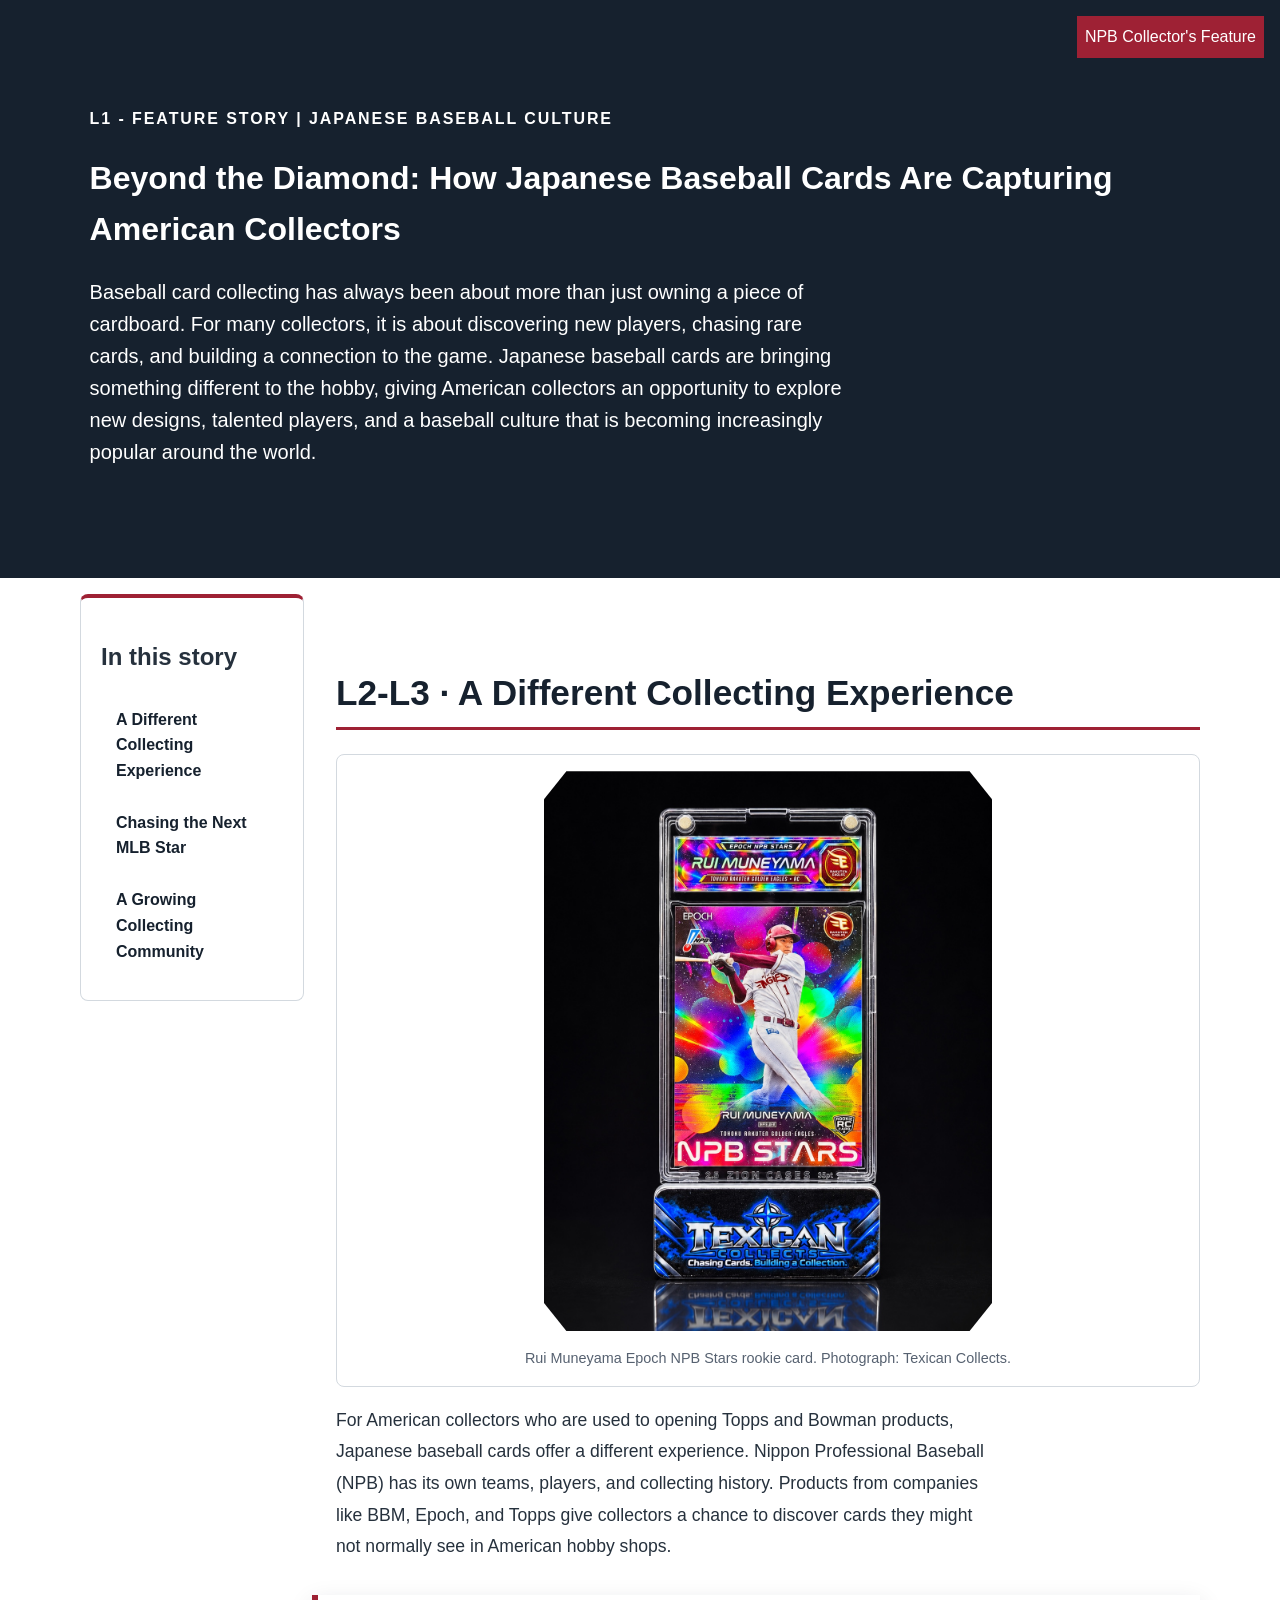
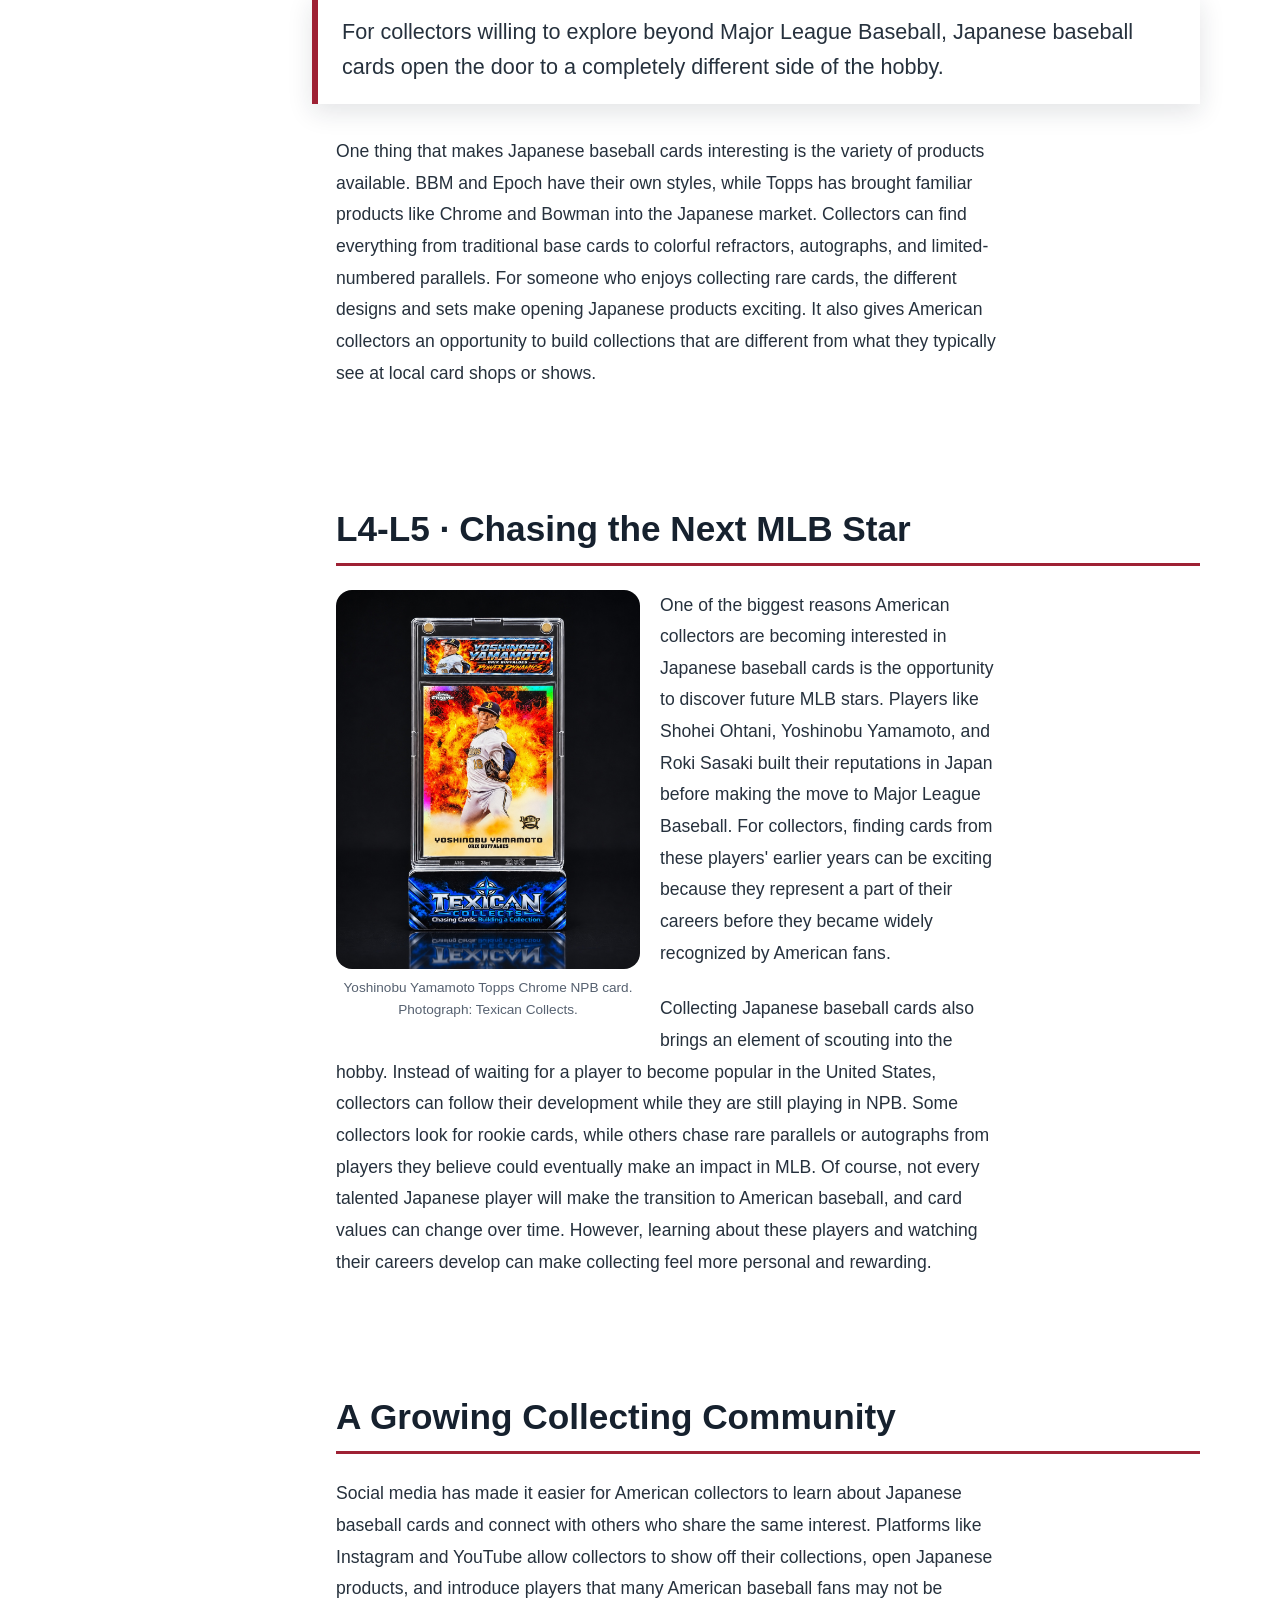
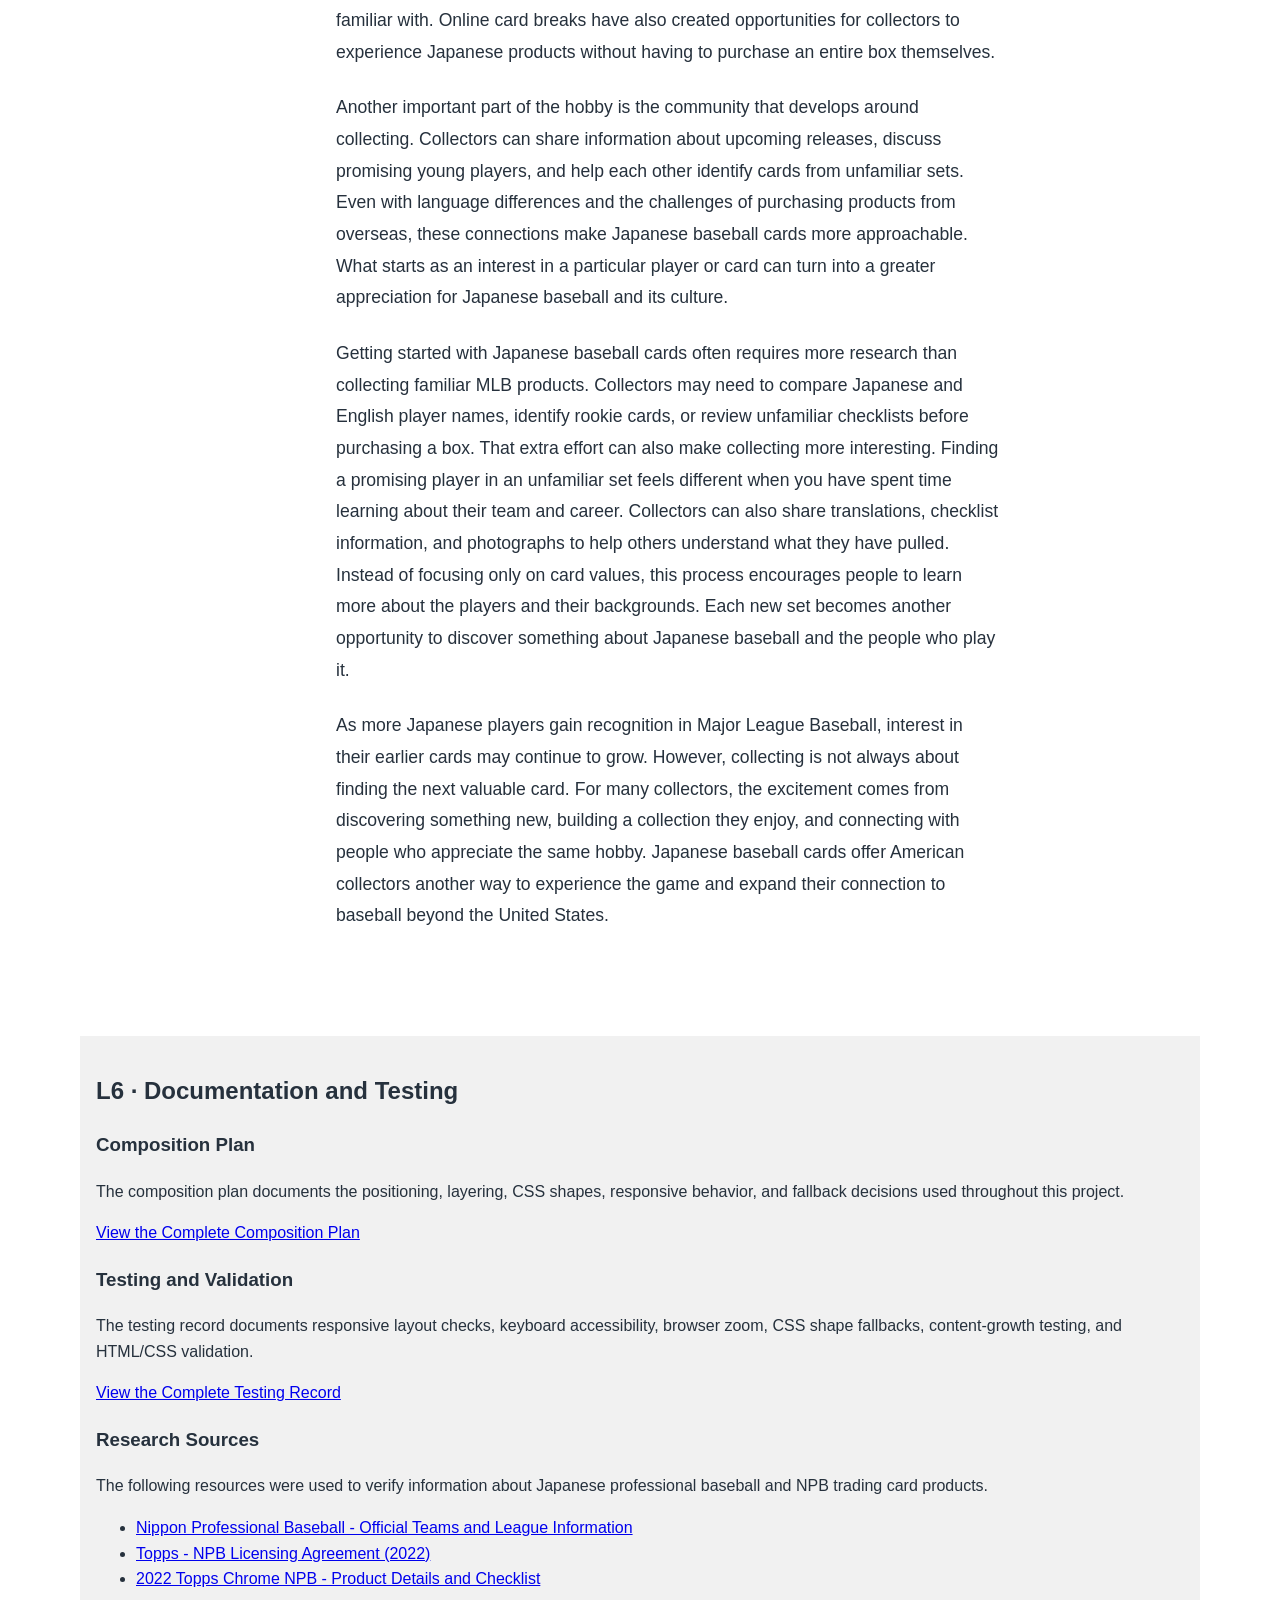
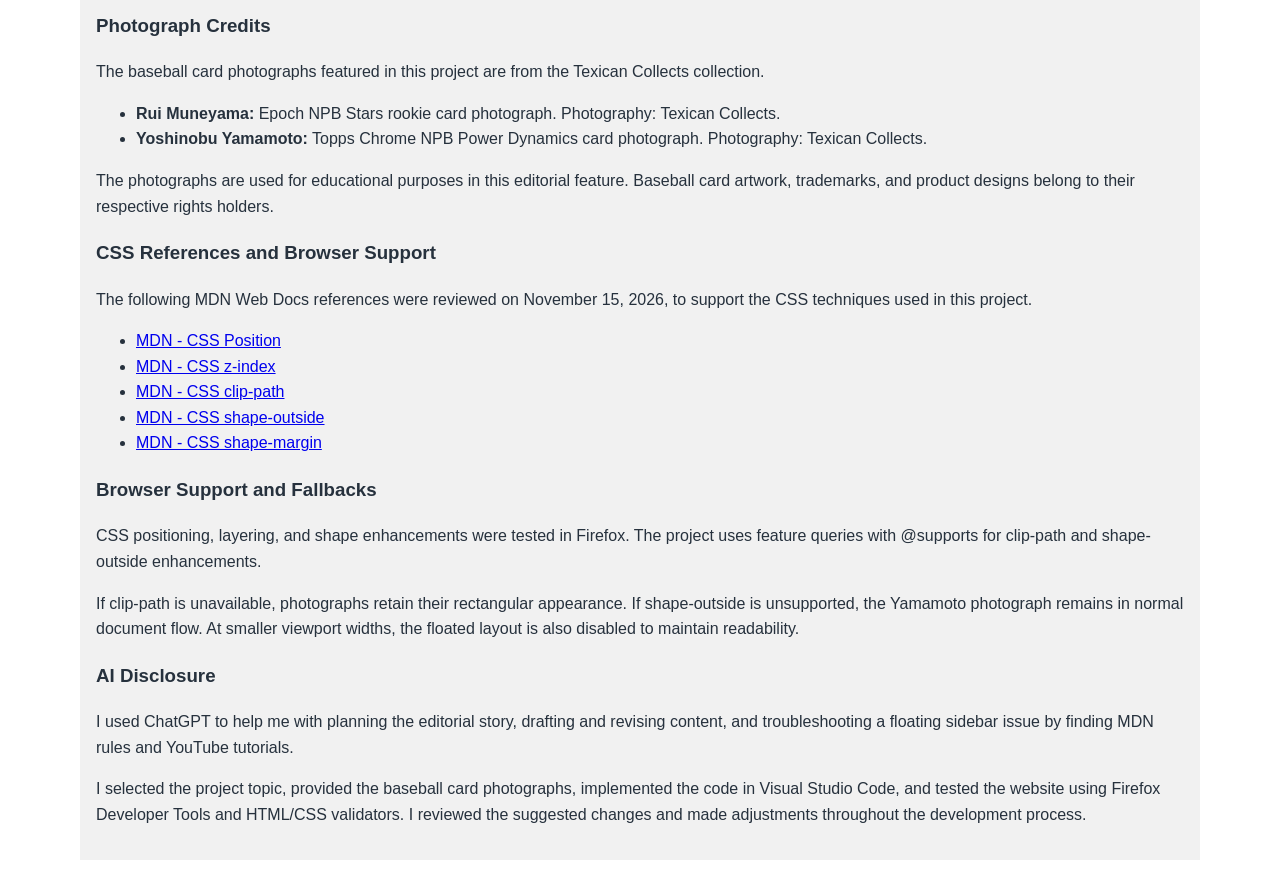
<file: index.html>
<!doctype html>
<html lang="en">

<head>
    <meta charset="utf-8">
    <meta name="viewport" content="width=device-width,initial-scale=1">
    <title>Beyond the Diamond | Japanese Baseball Card Collecting</title>
    <link rel="stylesheet" href="styles.css">
</head>

<body>
    <header class="feature-header">
        <p class="eyebrow">L1 - Feature Story | Japanese Baseball Culture</p>
        <h1>Beyond the Diamond: How Japanese Baseball Cards Are Capturing American Collectors</h1>
        <p class="lede">Baseball card collecting has always been about more than just owning a piece of cardboard. For
            many collectors, it is about discovering new players, chasing rare cards, and building a connection to the
            game. Japanese baseball cards are bringing something different to the hobby, giving American collectors an
            opportunity to explore new designs, talented players, and a baseball culture that is becoming increasingly
            popular around the world.</p>
        <span class="issue-badge">NPB Collector's Feature</span>
    </header>
    <main>
        <div class="story-layout">

            <aside class="story-guide">
                <h2>In this story</h2>
                <a href="#section-one">A Different Collecting Experience</a>
                <a href="#section-two">Chasing the Next MLB Star</a>
                <a href="#section-three">A Growing Collecting Community</a>
            </aside>

            <article>
                <h2 class="visually-hidden">Exploring Japanese Baseball Card Collecting</h2>
                <section id="section-one">
                    <h2>L2-L3 · A Different Collecting Experience</h2>
                    <figure class="feature-figure">
                        <img src="rui-muneyama-epoch-npb-stars.jpg"
                            alt="Rui Muneyama Epoch NPB Stars rookie card displayed in a magnetic holder against a black background"
                            width="1122" height="1402">
                        <figcaption>
                            Rui Muneyama Epoch NPB Stars rookie card.
                            Photograph: Texican Collects.
                        </figcaption>
                    </figure>

                    <p>For American collectors who are used to opening Topps and Bowman products, Japanese baseball
                        cards
                        offer a different experience. Nippon Professional Baseball (NPB) has its own teams, players, and
                        collecting history. Products from companies like BBM, Epoch, and Topps give collectors a chance
                        to
                        discover cards they might not normally see in American hobby shops.</p>
                    <blockquote class="pull-quote">
                        For collectors willing to explore beyond Major League Baseball, Japanese baseball cards open the
                        door to a completely different side of the hobby.
                    </blockquote>
                    <p>One thing that makes Japanese baseball cards interesting is the variety of products available.
                        BBM
                        and Epoch have their own styles, while Topps has brought familiar products like Chrome and
                        Bowman
                        into the Japanese market. Collectors can find everything from traditional base cards to colorful
                        refractors, autographs, and limited-numbered parallels. For someone who enjoys collecting rare
                        cards, the different designs and sets make opening Japanese products exciting. It also gives
                        American collectors an opportunity to build collections that are different from what they
                        typically
                        see at local card shops or shows.</p>

                </section>
                <section id="section-two">

                    <h2>L4-L5 · Chasing the Next MLB Star</h2>

                    <figure class="shape-portrait">
                        <img src="yoshinobu-yamamoto-power-dynamics.jpg"
                            alt="Yoshinobu Yamamoto baseball card in an Orix Buffaloes uniform, featuring a fiery orange background and clear magnetic holder"
                            width="1122" height="1402">
                        <figcaption>
                            Yoshinobu Yamamoto Topps Chrome NPB card.
                            Photograph: Texican Collects.
                        </figcaption>
                    </figure>

                    <p>One of the biggest reasons American collectors are becoming interested in Japanese baseball cards
                        is the opportunity to discover future MLB stars. Players like Shohei Ohtani, Yoshinobu Yamamoto,
                        and Roki Sasaki built their reputations in Japan before making the move to Major League
                        Baseball.
                        For collectors, finding cards from these players' earlier years can be exciting because they
                        represent a
                        part of their careers before they became widely recognized by American fans.</p>

                    <p>Collecting Japanese baseball cards also brings an element of scouting into the hobby. Instead of
                        waiting for a player to become popular in the United States, collectors can follow their
                        development
                        while they are still playing in NPB. Some collectors look for rookie cards, while others chase
                        rare
                        parallels or autographs from players they believe could eventually make an impact in MLB. Of
                        course,
                        not every talented Japanese player will make the transition to American baseball, and card
                        values
                        can change over time. However, learning about these players and watching their careers develop
                        can
                        make collecting feel more personal and rewarding.</p>

                </section>

                <section id="section-three">
                    <h2>A Growing Collecting Community</h2>

                    <p>Social media has made it easier for American collectors to learn about Japanese baseball cards
                        and connect with others who share the same interest. Platforms like Instagram and YouTube allow
                        collectors to show off their collections, open Japanese products, and introduce players that
                        many American baseball fans may not be familiar with. Online card breaks have also created
                        opportunities for collectors to experience Japanese products without having to purchase an
                        entire box
                        themselves.
                    </p>

                    <p>Another important part of the hobby is the community that develops around collecting. Collectors
                        can share information about upcoming releases, discuss promising young players, and help each
                        other
                        identify cards from unfamiliar sets. Even with language differences and the challenges of
                        purchasing products from overseas, these connections make Japanese baseball cards more
                        approachable. What
                        starts as an interest in a particular player or card can turn into a greater appreciation for
                        Japanese baseball and its culture.</p>

                    <p>Getting started with Japanese baseball cards often requires more research than collecting
                        familiar MLB products. Collectors may need to compare Japanese and English player names,
                        identify rookie cards, or review unfamiliar checklists before purchasing a box. That extra
                        effort can also make collecting more interesting. Finding a promising player in an unfamiliar
                        set feels different when you have spent time learning about their team and career. Collectors
                        can also share translations, checklist information, and photographs to help others understand
                        what they have pulled. Instead of focusing only on card values, this process encourages people
                        to learn more about the players and their backgrounds. Each new set becomes another opportunity
                        to discover something about Japanese baseball and the people who play it.</p>


                    <p>As more Japanese players gain recognition in Major League Baseball, interest in their earlier
                        cards
                        may continue to grow. However, collecting is not always about finding the next valuable card.
                        For
                        many collectors, the excitement comes from discovering something new, building a collection they
                        enjoy, and connecting with people who appreciate the same hobby. Japanese baseball cards offer
                        American collectors another way to experience the game and expand their connection to baseball
                        beyond the United States.</p>
                </section>


            </article>
        </div>

        <section class="documentation">
            <h2>L6 · Documentation and Testing</h2>

            <h3>Composition Plan</h3>
            <p>
                The composition plan documents the positioning,
                layering, CSS shapes, responsive behavior,
                and fallback decisions used throughout this project.
            </p>

            <p>
                <a href="composition-plan.html">
                    View the Complete Composition Plan
                </a>
            </p>

            <h3>Testing and Validation</h3>

            <p>
                The testing record documents responsive layout checks,
                keyboard accessibility, browser zoom, CSS shape fallbacks,
                content-growth testing, and HTML/CSS validation.
            </p>

            <p>
                <a href="testing-record.html">
                    View the Complete Testing Record
                </a>
            </p>
            <h3>Research Sources</h3>

            <p>
                The following resources were used to verify
                information about Japanese professional baseball
                and NPB trading card products.
            </p>

            <ul>
                <li>
                    <a href="https://npb.jp/eng/teams/">
                        Nippon Professional Baseball -
                        Official Teams and League Information
                    </a>
                </li>

                <li>
                    <a
                        href="https://www.prnewswire.com/news-releases/topps-and-nippon-professional-baseball-organization-renew-licensing-agreement-for-2022-301512753.html">
                        Topps - NPB Licensing Agreement (2022)
                    </a>
                </li>

                <li>
                    <a href="https://www.cardboardconnection.com/2022-topps-chrome-npb-baseball-cards">
                        2022 Topps Chrome NPB -
                        Product Details and Checklist
                    </a>
                </li>
            </ul>

            <h3>Photograph Credits</h3>

            <p>
                The baseball card photographs featured in this
                project are from the Texican Collects collection.
            </p>

            <ul>
                <li>
                    <strong>Rui Muneyama:</strong>
                    Epoch NPB Stars rookie card photograph.
                    Photography: Texican Collects.
                </li>

                <li>
                    <strong>Yoshinobu Yamamoto:</strong>
                    Topps Chrome NPB Power Dynamics card photograph.
                    Photography: Texican Collects.
                </li>
            </ul>

            <p>
                The photographs are used for educational purposes
                in this editorial feature. Baseball card artwork,
                trademarks, and product designs belong to their
                respective rights holders.
            </p>

            <h3>CSS References and Browser Support</h3>

            <p>
                The following MDN Web Docs references were
                reviewed on November 15, 2026, to support
                the CSS techniques used in this project.
            </p>

            <ul>
                <li>
                    <a href="https://developer.mozilla.org/en-US/docs/Web/CSS/Reference/Properties/position">
                        MDN - CSS Position
                    </a>
                </li>
                <li>
                    <a href="https://developer.mozilla.org/en-US/docs/Web/CSS/Reference/Properties/z-index">
                        MDN - CSS z-index
                    </a>
                </li>
                <li>
                    <a href="https://developer.mozilla.org/en-US/docs/Web/CSS/Reference/Properties/clip-path">
                        MDN - CSS clip-path
                    </a>
                </li>
                <li>
                    <a href="https://developer.mozilla.org/en-US/docs/Web/CSS/Reference/Properties/shape-outside">
                        MDN - CSS shape-outside
                    </a>
                </li>
                <li>
                    <a href="https://developer.mozilla.org/en-US/docs/Web/CSS/Reference/Properties/shape-margin">
                        MDN - CSS shape-margin
                    </a>
                </li>
            </ul>

            <h3>Browser Support and Fallbacks</h3>

            <p>
                CSS positioning, layering, and shape enhancements
                were tested in Firefox. The project uses feature
                queries with @supports for clip-path and
                shape-outside enhancements.
            </p>

            <p>
                If clip-path is unavailable, photographs retain
                their rectangular appearance. If shape-outside
                is unsupported, the Yamamoto photograph remains
                in normal document flow. At smaller viewport
                widths, the floated layout is also disabled
                to maintain readability.
            </p>

            <h3>AI Disclosure</h3>

            <p>
                I used ChatGPT to help me with planning
                the editorial story, drafting and revising content,
                and troubleshooting a floating sidebar issue by finding MDN rules and YouTube tutorials. 
            </p>

            <p>
                I selected the project topic, provided the baseball
                card photographs, implemented the code in Visual
                Studio Code, and tested the website using Firefox
                Developer Tools and HTML/CSS validators.
                I reviewed the suggested changes and made
                adjustments throughout the development process.
            </p>

        </section>

    </main>
</body>

</html>
</file>
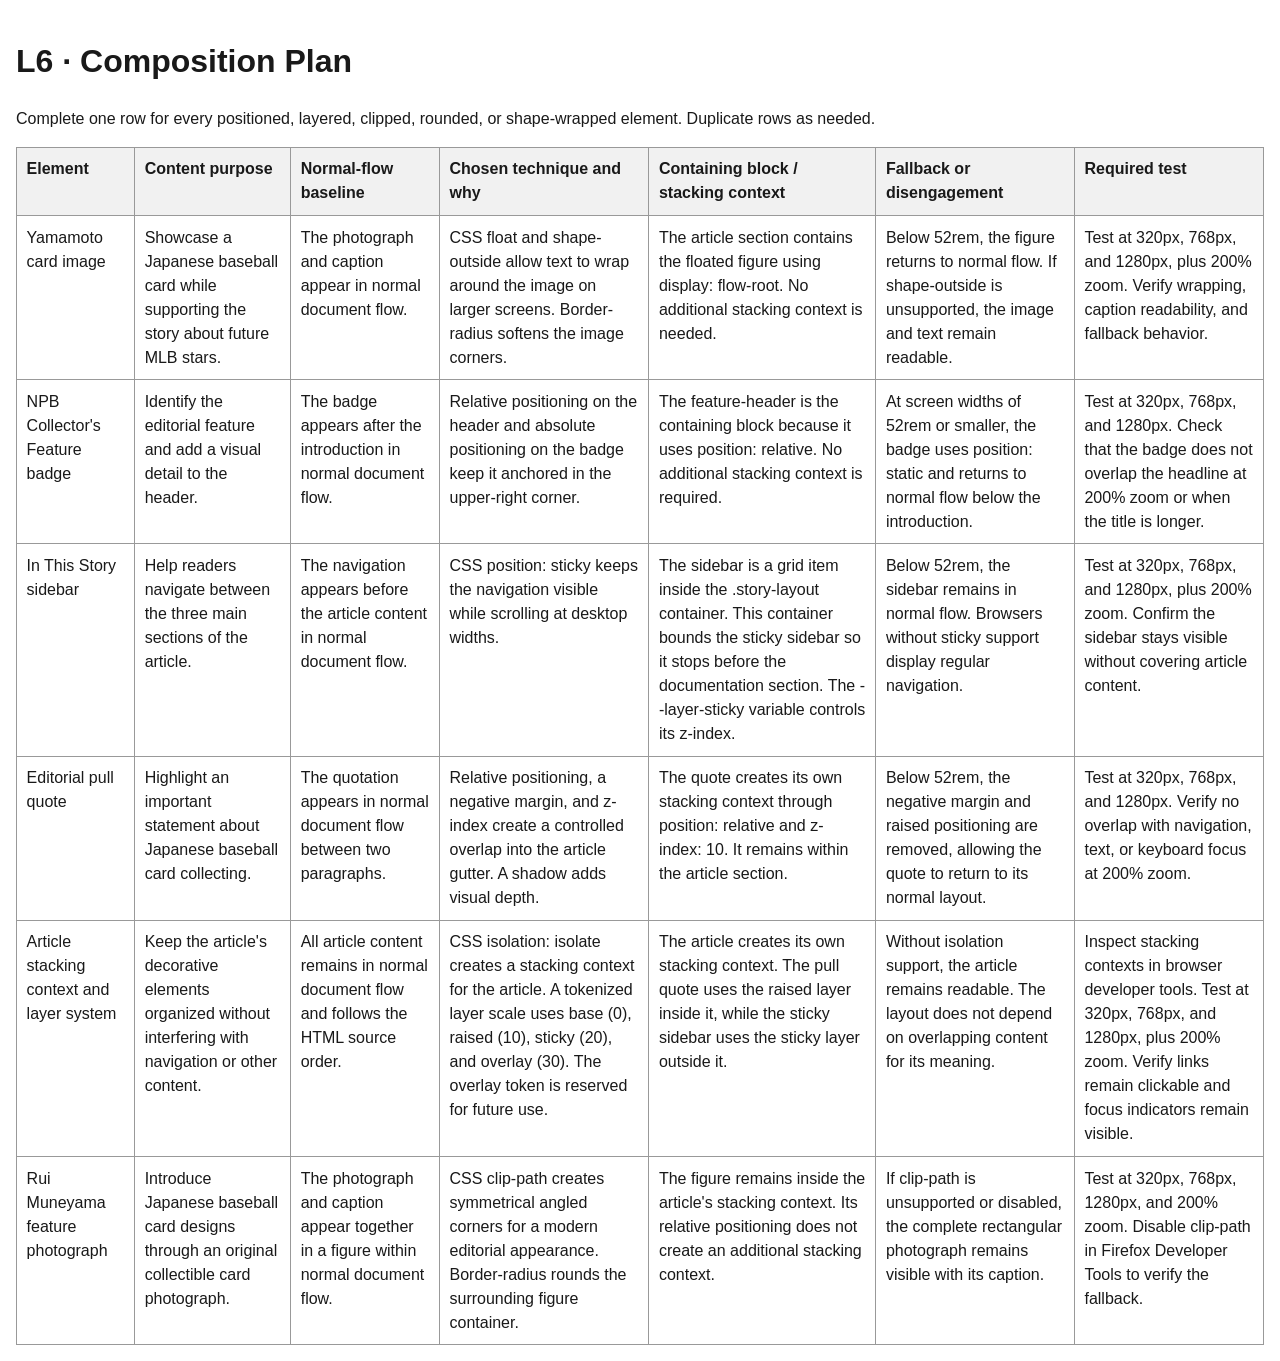
<file: composition-plan.html>
<!doctype html>
<html lang="en">

<head>
    <meta charset="utf-8">
    <meta name="viewport" content="width=device-width,initial-scale=1">
    <title>Composition Plan</title>
    <style>
        body {
            font-family: Arial, sans-serif;
            line-height: 1.5;
            max-width: 90rem;
            margin: auto;
            padding: 1rem;
            color: #191919;
        }

        table {
            width: 100%;
            border-collapse: collapse;
        }

        th,
        td {
            padding: .6rem;
            border: 1px solid #999;
            text-align: left;
            vertical-align: top;
        }

        th {
            background: #f1f1f1;
        }
    </style>
</head>

<body>
    <h1>L6 · Composition Plan</h1>
    <p>Complete one row for every positioned, layered, clipped, rounded, or shape-wrapped element. Duplicate rows as
        needed.</p>
    <table>
        <thead>
            <tr>
                <th>Element</th>
                <th>Content purpose</th>
                <th>Normal-flow baseline</th>
                <th>Chosen technique and why</th>
                <th>Containing block / stacking context</th>
                <th>Fallback or disengagement</th>
                <th>Required test</th>
            </tr>
        </thead>
        <tbody>
            <tr>
                <td>Yamamoto card image</td>
                <td>Showcase a Japanese baseball card while supporting the story about future MLB stars.</td>
                <td>The photograph and caption appear in normal document flow.</td>
                <td>CSS float and shape-outside allow text to wrap around the image on larger screens. Border-radius
                    softens the image corners.</td>
                <td>The article section contains the floated figure using display: flow-root. No additional stacking
                    context is needed.</td>
                <td>Below 52rem, the figure returns to normal flow. If shape-outside is unsupported, the image and text
                    remain readable.</td>
                <td>Test at 320px, 768px, and 1280px, plus 200% zoom. Verify wrapping, caption readability, and fallback
                    behavior.</td>
            </tr>

            <tr>
                <td>NPB Collector's Feature badge</td>
                <td>Identify the editorial feature and add a visual detail to the header.</td>
                <td>The badge appears after the introduction in normal document flow.</td>
                <td>Relative positioning on the header and absolute positioning on the badge keep it anchored in the
                    upper-right corner.</td>
                <td>The feature-header is the containing block because it uses position: relative. No additional
                    stacking context is required.</td>
                <td>At screen widths of 52rem or smaller, the badge uses position: static and returns to normal flow
                    below the introduction.</td>
                <td>Test at 320px, 768px, and 1280px. Check that the badge does not overlap the headline at 200% zoom or
                    when the title is longer.</td>
            </tr>

            <tr>
                <td>In This Story sidebar</td>
                <td>Help readers navigate between the three main sections of the article.</td>
                <td>The navigation appears before the article content in normal document flow.</td>
                <td>CSS position: sticky keeps the navigation visible while scrolling at desktop widths.</td>
                <td>The sidebar is a grid item inside the .story-layout container. This container bounds the sticky
                    sidebar so it stops before the documentation section. The --layer-sticky variable controls its
                    z-index.</td>
                <td>Below 52rem, the sidebar remains in normal flow. Browsers without sticky support display regular
                    navigation.</td>
                <td>Test at 320px, 768px, and 1280px, plus 200% zoom. Confirm the sidebar stays visible without covering
                    article content.</td>
            </tr>

            <tr>
                <td>Editorial pull quote</td>
                <td>Highlight an important statement about Japanese baseball card collecting.</td>
                <td>The quotation appears in normal document flow between two paragraphs.</td>
                <td>Relative positioning, a negative margin, and z-index create a controlled overlap into the article
                    gutter. A shadow adds visual depth.</td>
                <td>The quote creates its own stacking context through position: relative and z-index: 10. It remains
                    within the article section.</td>
                <td>Below 52rem, the negative margin and raised positioning are removed, allowing the quote to return to
                    its normal layout.</td>
                <td>Test at 320px, 768px, and 1280px. Verify no overlap with navigation, text, or keyboard focus at 200%
                    zoom.</td>
            </tr>

            <tr>
                <td>Article stacking context and layer system</td>
                <td>Keep the article's decorative elements organized without interfering with navigation or other
                    content.</td>
                <td>All article content remains in normal document flow and follows the HTML source order.</td>
                <td>CSS isolation: isolate creates a stacking context for the article. A tokenized layer scale uses base
                    (0), raised (10), sticky (20), and overlay (30). The overlay token is reserved for future use.</td>
                <td>The article creates its own stacking context. The pull quote uses the raised layer inside it, while
                    the sticky sidebar uses the sticky layer outside it.</td>
                <td>Without isolation support, the article remains readable. The layout does not depend on overlapping
                    content for its meaning.</td>
                <td>Inspect stacking contexts in browser developer tools. Test at 320px, 768px, and 1280px, plus 200%
                    zoom. Verify links remain clickable and focus indicators remain visible.</td>
            </tr>

            <tr>
                <td>Rui Muneyama feature photograph</td>
                <td>Introduce Japanese baseball card designs through an original collectible card photograph.</td>
                <td>The photograph and caption appear together in a figure within normal document flow.</td>
                <td>CSS clip-path creates symmetrical angled corners for a modern editorial appearance. Border-radius
                    rounds the surrounding figure container.</td>
                <td>The figure remains inside the article's stacking context. Its relative positioning does not create
                    an additional stacking context.</td>
                <td>If clip-path is unsupported or disabled, the complete rectangular photograph remains visible with
                    its caption.</td>
                <td>Test at 320px, 768px, 1280px, and 200% zoom. Disable clip-path in Firefox Developer Tools to verify
                    the fallback.</td>
            </tr>

        </tbody>
    </table>
</body>

</html>
</file>
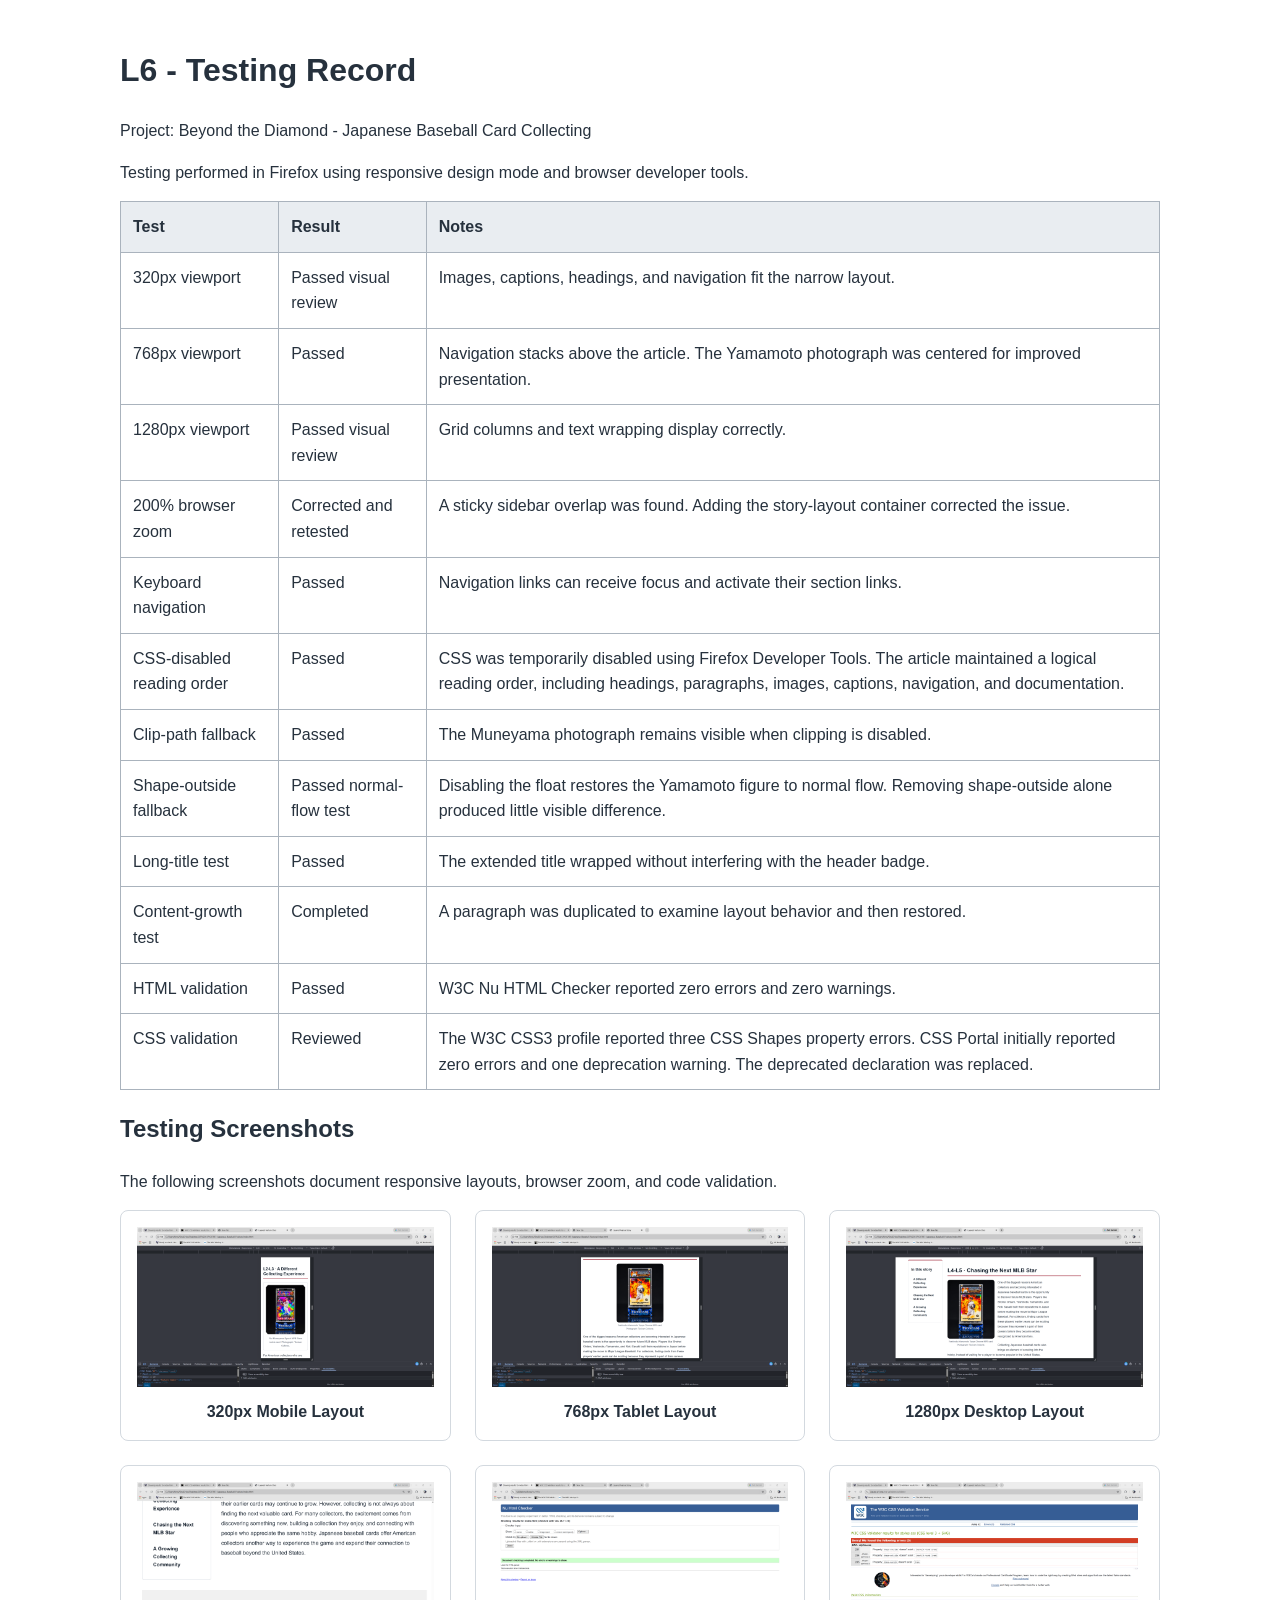
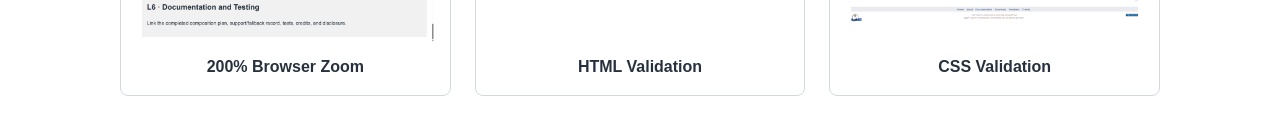
<file: testing-record.html>
<!doctype html>
<html lang="en">

<head>
    <meta charset="utf-8">
    <meta name="viewport" content="width=device-width, initial-scale=1">
    <title>GIT 337 - Testing Record</title>
    <style>
        body {
            font-family: Arial, sans-serif;
            line-height: 1.6;
            max-width: 65rem;
            margin: auto;
            padding: 1.5rem;
            color: #26313d;
        }

        table {
            width: 100%;
            border-collapse: collapse;
        }

        th,
        td {
            border: 1px solid #aab3bd;
            padding: .75rem;
            text-align: left;
            vertical-align: top;
        }

        th {
            background: #e9edf1;
        }

        .table-wrapper {
            overflow-x: auto;
        }


        .screenshot-gallery {
            display: grid;
            grid-template-columns: repeat(auto-fit, minmax(min(100%, 250px), 1fr));
            gap: 1.5rem;
        }

        .screenshot-gallery figure {
            margin: 0;
            padding: 1rem;
            border: 1px solid #d3d9df;
            border-radius: .5rem;
        }

        .screenshot-gallery img {
            display: block;
            width: 100%;
            height: auto;
        }

        .screenshot-gallery figcaption {
            margin-top: .75rem;
            text-align: center;
            font-weight: bold;
        }
    </style>
</head>

<body>
    <h1>L6 - Testing Record</h1>

    <p>
        Project: Beyond the Diamond - Japanese Baseball
        Card Collecting
    </p>

    <p>
        Testing performed in Firefox using responsive
        design mode and browser developer tools.
    </p>

    <div class="table-wrapper">
        <table>
            <thead>
                <tr>
                    <th>Test</th>
                    <th>Result</th>
                    <th>Notes</th>
                </tr>
            </thead>
            <tbody>
                <tr>
                    <td>320px viewport</td>
                    <td>Passed visual review</td>
                    <td>Images, captions, headings,
                        and navigation fit the narrow layout.</td>
                </tr>
                <tr>
                    <td>768px viewport</td>
                    <td>Passed</td>
                    <td>Navigation stacks above the article.
                        The Yamamoto photograph was centered
                        for improved presentation.</td>
                </tr>
                <tr>
                    <td>1280px viewport</td>
                    <td>Passed visual review</td>
                    <td>Grid columns and text wrapping
                        display correctly.</td>
                </tr>
                <tr>
                    <td>200% browser zoom</td>
                    <td>Corrected and retested</td>
                    <td>A sticky sidebar overlap was found.
                        Adding the story-layout container
                        corrected the issue.</td>
                </tr>
                <tr>
                    <td>Keyboard navigation</td>
                    <td>Passed</td>
                    <td>Navigation links can receive focus
                        and activate their section links.</td>
                </tr>

                <tr>
                    <td>CSS-disabled reading order</td>
                    <td>Passed</td>
                    <td>
                        CSS was temporarily disabled using Firefox
                        Developer Tools. The article maintained a
                        logical reading order, including headings,
                        paragraphs, images, captions, navigation,
                        and documentation.
                    </td>
                </tr>

                <tr>
                    <td>Clip-path fallback</td>
                    <td>Passed</td>
                    <td>The Muneyama photograph remains
                        visible when clipping is disabled.</td>
                </tr>
                <tr>
                    <td>Shape-outside fallback</td>
                    <td>Passed normal-flow test</td>
                    <td>Disabling the float restores
                        the Yamamoto figure to normal flow.
                        Removing shape-outside alone
                        produced little visible difference.</td>
                </tr>
                <tr>
                    <td>Long-title test</td>
                    <td>Passed</td>
                    <td>The extended title wrapped without
                        interfering with the header badge.</td>
                </tr>
                <tr>
                    <td>Content-growth test</td>
                    <td>Completed</td>
                    <td>A paragraph was duplicated to
                        examine layout behavior and then restored.</td>
                </tr>
                <tr>
                    <td>HTML validation</td>
                    <td>Passed</td>
                    <td>W3C Nu HTML Checker reported
                        zero errors and zero warnings.</td>
                </tr>
                <tr>
                    <td>CSS validation</td>
                    <td>Reviewed</td>
                    <td>The W3C CSS3 profile reported
                        three CSS Shapes property errors.
                        CSS Portal initially reported zero
                        errors and one deprecation warning.
                        The deprecated declaration was replaced.</td>
                </tr>
            </tbody>
        </table>
    </div>

    <h2>Testing Screenshots</h2>

    <p>
        The following screenshots document responsive
        layouts, browser zoom, and code validation.
    </p>

    <div class="screenshot-gallery">
        <figure>
            <img src="screenshots/mobile-320.png" alt="Website tested at 320px">
            <figcaption>320px Mobile Layout</figcaption>
        </figure>

        <figure>
            <img src="screenshots/tablet-768.png" alt="Website tested at 768px">
            <figcaption>768px Tablet Layout</figcaption>
        </figure>

        <figure>
            <img src="screenshots/desktop-1280.png" alt="Website tested at 1280px">
            <figcaption>1280px Desktop Layout</figcaption>
        </figure>

        <figure>
            <img src="screenshots/zoom-200.png" alt="Website tested at 200 percent zoom">
            <figcaption>200% Browser Zoom</figcaption>
        </figure>

        <figure>
            <img src="screenshots/html-validation.png" alt="HTML validation results">
            <figcaption>HTML Validation</figcaption>
        </figure>

        <figure>
            <img src="screenshots/css-validation.png" alt="CSS validation results">
            <figcaption>CSS Validation</figcaption>
        </figure>
    </div>

</body>

</html>
</file>
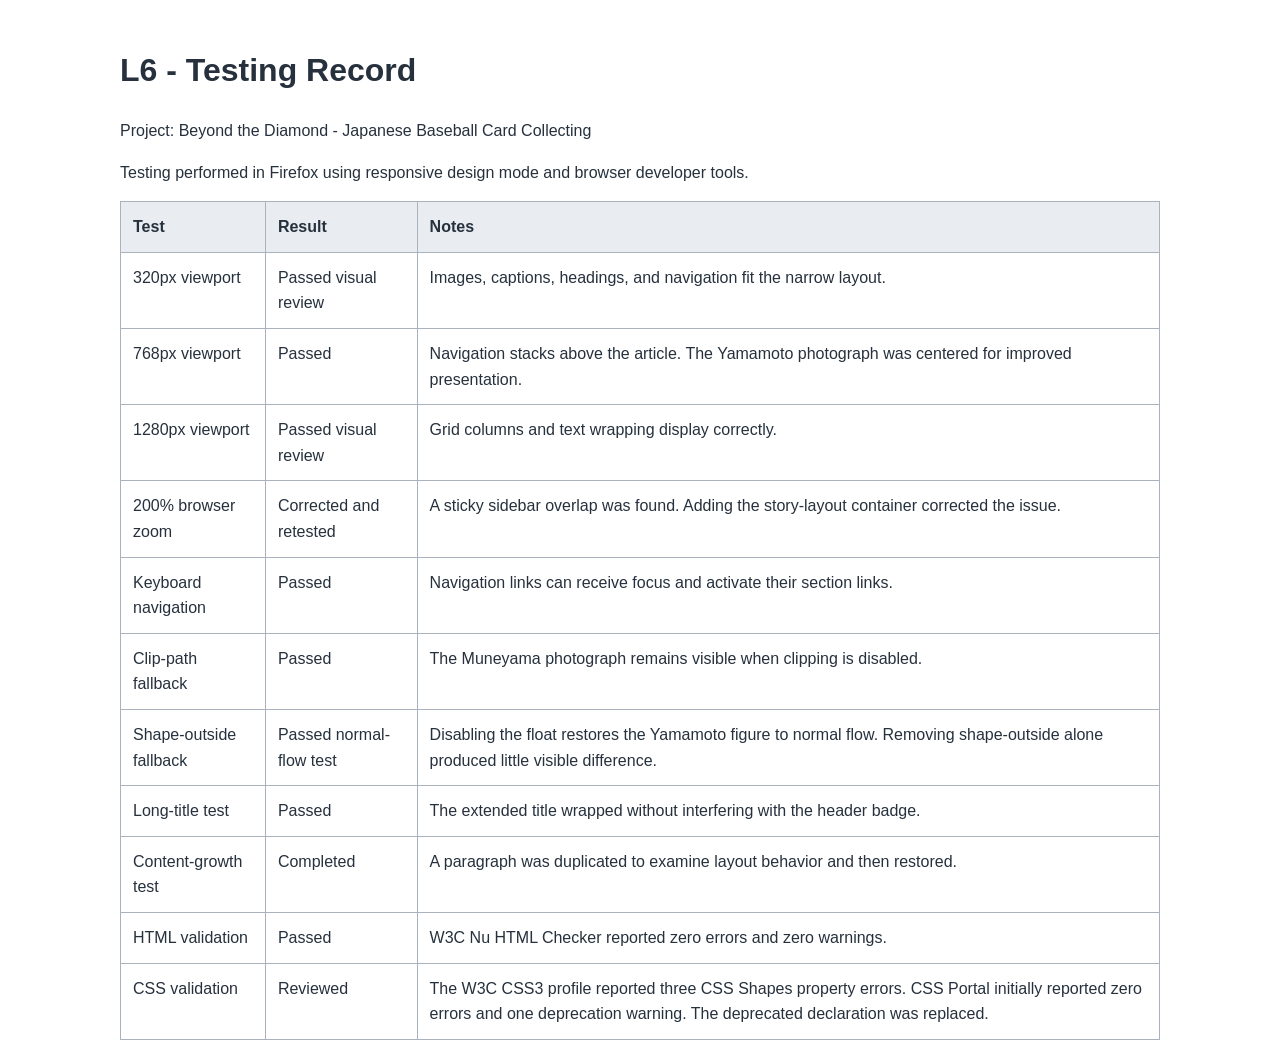
<file: GIT337-Japanese_Baseball_Feature/testing-record.html>
<!doctype html>
<html lang="en">
<head>
    <meta charset="utf-8">
    <meta name="viewport" content="width=device-width, initial-scale=1">
    <title>GIT 337 - Testing Record</title>
    <style>
        body {
            font-family: Arial, sans-serif;
            line-height: 1.6;
            max-width: 65rem;
            margin: auto;
            padding: 1.5rem;
            color: #26313d;
        }

        table {
            width: 100%;
            border-collapse: collapse;
        }

        th, td {
            border: 1px solid #aab3bd;
            padding: .75rem;
            text-align: left;
            vertical-align: top;
        }

        th {
            background: #e9edf1;
        }

        .table-wrapper {
            overflow-x: auto;
        }
    </style>
</head>
<body>
    <h1>L6 - Testing Record</h1>

    <p>
        Project: Beyond the Diamond - Japanese Baseball
        Card Collecting
    </p>

    <p>
        Testing performed in Firefox using responsive
        design mode and browser developer tools.
    </p>

    <div class="table-wrapper">
        <table>
            <thead>
                <tr>
                    <th>Test</th>
                    <th>Result</th>
                    <th>Notes</th>
                </tr>
            </thead>
            <tbody>
                <tr>
                    <td>320px viewport</td>
                    <td>Passed visual review</td>
                    <td>Images, captions, headings,
                    and navigation fit the narrow layout.</td>
                </tr>
                <tr>
                    <td>768px viewport</td>
                    <td>Passed</td>
                    <td>Navigation stacks above the article.
                    The Yamamoto photograph was centered
                    for improved presentation.</td>
                </tr>
                <tr>
                    <td>1280px viewport</td>
                    <td>Passed visual review</td>
                    <td>Grid columns and text wrapping
                    display correctly.</td>
                </tr>
                <tr>
                    <td>200% browser zoom</td>
                    <td>Corrected and retested</td>
                    <td>A sticky sidebar overlap was found.
                    Adding the story-layout container
                    corrected the issue.</td>
                </tr>
                <tr>
                    <td>Keyboard navigation</td>
                    <td>Passed</td>
                    <td>Navigation links can receive focus
                    and activate their section links.</td>
                </tr>
                <tr>
                    <td>Clip-path fallback</td>
                    <td>Passed</td>
                    <td>The Muneyama photograph remains
                    visible when clipping is disabled.</td>
                </tr>
                <tr>
                    <td>Shape-outside fallback</td>
                    <td>Passed normal-flow test</td>
                    <td>Disabling the float restores
                    the Yamamoto figure to normal flow.
                    Removing shape-outside alone
                    produced little visible difference.</td>
                </tr>
                <tr>
                    <td>Long-title test</td>
                    <td>Passed</td>
                    <td>The extended title wrapped without
                    interfering with the header badge.</td>
                </tr>
                <tr>
                    <td>Content-growth test</td>
                    <td>Completed</td>
                    <td>A paragraph was duplicated to
                    examine layout behavior and then restored.</td>
                </tr>
                <tr>
                    <td>HTML validation</td>
                    <td>Passed</td>
                    <td>W3C Nu HTML Checker reported
                    zero errors and zero warnings.</td>
                </tr>
                <tr>
                    <td>CSS validation</td>
                    <td>Reviewed</td>
                    <td>The W3C CSS3 profile reported
                    three CSS Shapes property errors.
                    CSS Portal initially reported zero
                    errors and one deprecation warning.
                    The deprecated declaration was replaced.</td>
                </tr>
            </tbody>
        </table>
    </div>
</body>
</html>
</file>
<file: styles.css>
:root {
    --color-text: #26313d;
    --color-surface: #ffffff;
    --color-action: #16212e;
    --color-accent: #9e2134;
    --color-border: #d3d9df;
    --color-muted: #566170;

    --space-3: 1rem;
    --radius: .5rem;
    --measure: 68ch;

    --layer-base: 0;
    --layer-raised: 10;
    --layer-sticky: 20;
    --layer-overlay: 30;
}

*,
*::before,
*::after {
    box-sizing: border-box;
}

html {
    scroll-behavior: smooth;
}

body {
    margin: 0;
    color: var(--color-text);
    background: var(--color-surface);
    font-family: Arial, sans-serif;
    line-height: 1.6;
}

.feature-header {
    position: relative;
    padding: clamp(2rem, 7vw, 6rem);
    background: var(--color-action);
    color: #fff;
}

.eyebrow {
    color: #ffffff;
    font-weight: 700;
    letter-spacing: .12em;
    text-transform: uppercase;
}


.lede {
    max-width: var(--measure);
    font-size: 1.25rem;
}

.issue-badge {
    position: absolute;
    inset-block-start: 1rem;
    inset-inline-end: 1rem;
    padding: .5rem;
    background: var(--color-accent);
    color: #ffffff;

}

main {
    display: grid;
    gap: 2rem;
    max-width: 72rem;
    margin: auto;
    padding: var(--space-3);
}

.story-layout {
    display: grid;
    grid-template-columns: minmax(0, 1fr);
    gap: 2rem;
    min-width: 0;
}

article {
    min-width: 0;
    isolation: isolate;
}


article section {
    display: flow-root;
    margin-block: 3rem;
    scroll-margin-block-start: 6rem;
}

article h2 {
    color: var(--color-action);
    font-size: clamp(1.6rem, 3vw, 2.2rem);
    line-height: 1.25;
    margin-bottom: 1.5rem;
    padding-bottom: .75rem;
    border-bottom: 3px solid var(--color-accent);
}

article p {
    max-width: var(--measure);
    font-size: 1.1rem;
    line-height: 1.8;
    margin-bottom: 1.5rem;
}

article section+section {
    margin-top: 4rem;
}



.story-guide {
    align-self: start;
    padding: 1.25rem;
    border: 1px solid var(--color-border);
    border-top: 4px solid var(--color-accent);
    border-radius: var(--radius);
    background: var(--color-surface);
}

.story-guide a {
    display: block;
    padding: .65rem .75rem;
    margin-bottom: .35rem;
    color: var(--color-action);
    text-decoration: none;
    font-weight: 600;
    border-left: 3px solid transparent;
    border-radius: .25rem;
    transition: background-color .2s ease;
}

.story-guide a:hover,
.story-guide a:focus-visible {
    background-color: #f0f3f6;
    border-left-color: var(--color-accent);
    color: var(--color-accent);
}


.feature-figure {
    position: relative;
    margin: 0;
    padding: 1rem;
    border: 1px solid var(--color-border);
    border-radius: var(--radius);
}

.feature-figure img {
    width: 100%;
    max-width: 28rem;
    margin-inline: auto;
}

.feature-figure figcaption {
    margin-top: 1rem;
    color: var(--color-muted);
    font-size: .9rem;
    text-align: center;
}


img {
    display: block;
    max-width: 100%;
    height: auto;
}

.pull-quote {
    margin: 2rem 0;
    padding: 1rem;
    border-inline-start: .4rem solid var(--color-accent);
    font-size: 1.35rem;
}


.shape-portrait {
    width: min(100%, 19rem);
    margin: 0 1.25rem 1rem 0;
}

.shape-portrait img {
    width: 100%;
    border-radius: 1rem;
}

.shape-portrait figcaption {
    margin-top: .5rem;
    color: var(--color-muted);
    font-size: .85rem;
    text-align: center;
}


.documentation {
    grid-column: 1/-1;
    padding: 1rem;
    background: #f1f1f1;
}

@media (min-width: 52rem) {
    main {
        grid-template-columns: minmax(0, 1fr);
    }

    .story-layout {
        grid-template-columns: 14rem minmax(0, 1fr);
    }

    .story-guide {
        position: sticky;
        inset-block-start: 1rem;
        z-index: var(--layer-sticky);
    }

    .pull-quote {
        position: relative;
        z-index: var(--layer-raised);
        margin-inline-start: -1.5rem;
        padding: 1.25rem 1.5rem;
        background: var(--color-surface);
        box-shadow: 0 .5rem 1.5rem rgba(22, 33, 46, .12);
    }



    @supports (shape-outside: inset(0 round 1rem)) {
        .shape-portrait {
            float: inline-start;
            shape-outside: inset(0 round 1rem);
            shape-margin: 1rem;
        }
    }

}

.visually-hidden {
    position: absolute;
    width: 1px;
    height: 1px;
    padding: 0;
    margin: -1px;
    overflow: hidden;
    clip-path: inset(50%);
    white-space: nowrap;
    border: 0;
}



@supports (clip-path: polygon(0 0)) {
    .feature-figure img {
        clip-path: polygon(5% 0,
                95% 0,
                100% 5%,
                100% 95%,
                95% 100%,
                5% 100%,
                0 95%,
                0 5%);
    }
}


:focus-visible {
    outline: .2rem solid var(--color-accent);
    outline-offset: .2rem;
}

@media (max-width: 52rem) {
    .issue-badge {
        position: static;
        display: inline-block;
        margin-top: 1rem;
    }
}

@media (max-width: 52rem) {
    main {
        gap: 1rem;
    }

    article section:first-child {
        margin-block-start: 1rem;
    }

    .shape-portrait {
        margin-inline: auto;
        margin-block-end: 1.5rem;
    }

}
</file>
